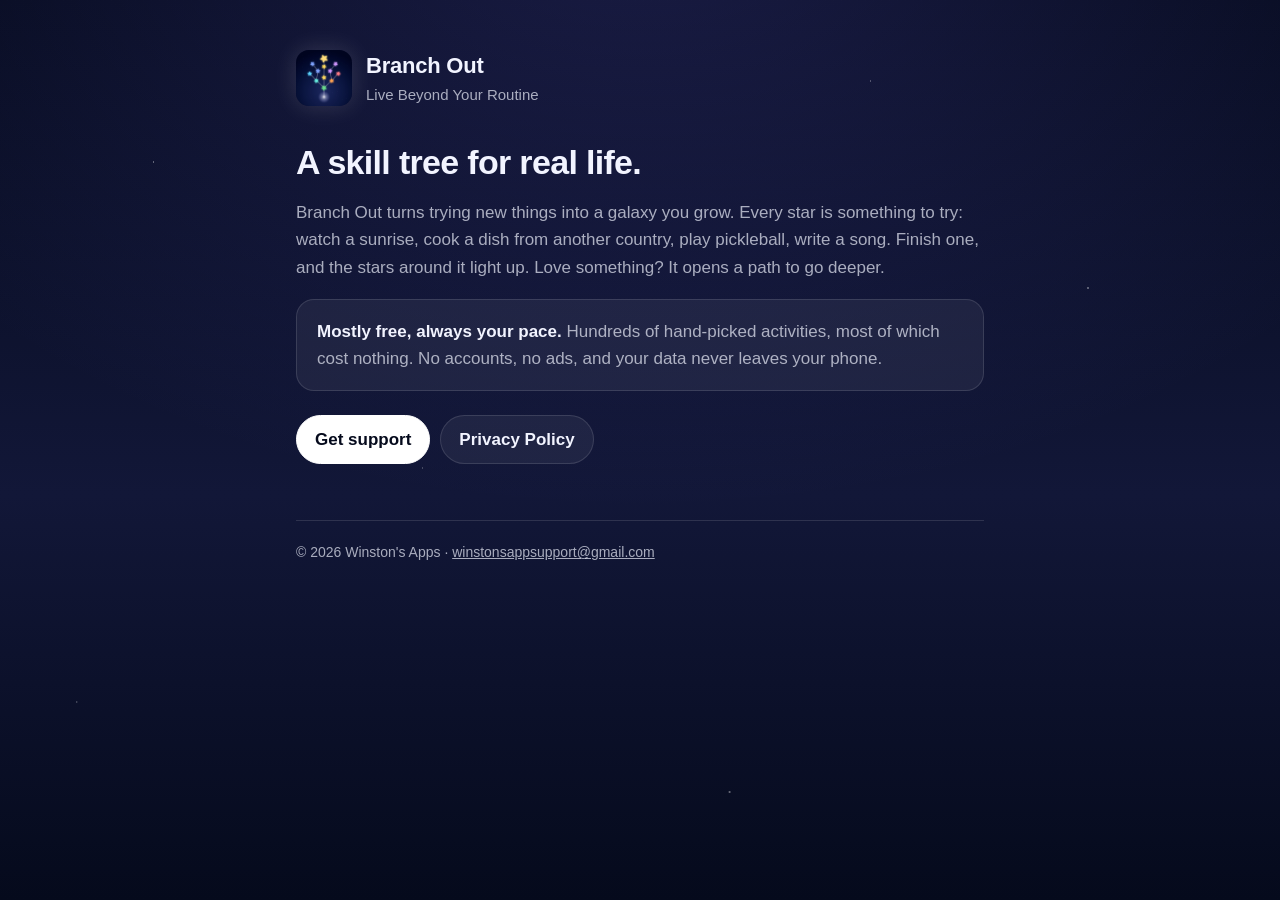
<file: index.html>
<!doctype html>
<html lang="en">
<head>
  <meta charset="utf-8">
  <meta name="viewport" content="width=device-width, initial-scale=1">
  <title>Branch Out</title>
  <meta name="description" content="Branch Out is a skill tree for real life. Try something new, light up a star, and grow your own galaxy of experiences.">
  <link rel="icon" href="logo.png">
  <link rel="stylesheet" href="style.css">
</head>
<body>
<main>
  <header class="brand">
    <img src="logo.png" alt="Branch Out app icon">
    <div>
      <div class="name">Branch Out</div>
      <div class="tag">Live Beyond Your Routine</div>
    </div>
  </header>

  <h1>A skill tree for real life.</h1>
  <p>Branch Out turns trying new things into a galaxy you grow. Every star is something to try: watch a sunrise, cook a dish from another country, play pickleball, write a song. Finish one, and the stars around it light up. Love something? It opens a path to go deeper.</p>

  <div class="card">
    <p><strong>Mostly free, always your pace.</strong> Hundreds of hand-picked activities, most of which cost nothing. No accounts, no ads, and your data never leaves your phone.</p>
  </div>

  <div class="links">
    <a class="primary" href="support/">Get support</a>
    <a href="privacy/">Privacy Policy</a>
  </div>

  <footer>© 2026 Winston's Apps · <a href="mailto:winstonsappsupport@gmail.com">winstonsappsupport@gmail.com</a></footer>
</main>
</body>
</html>
</file>
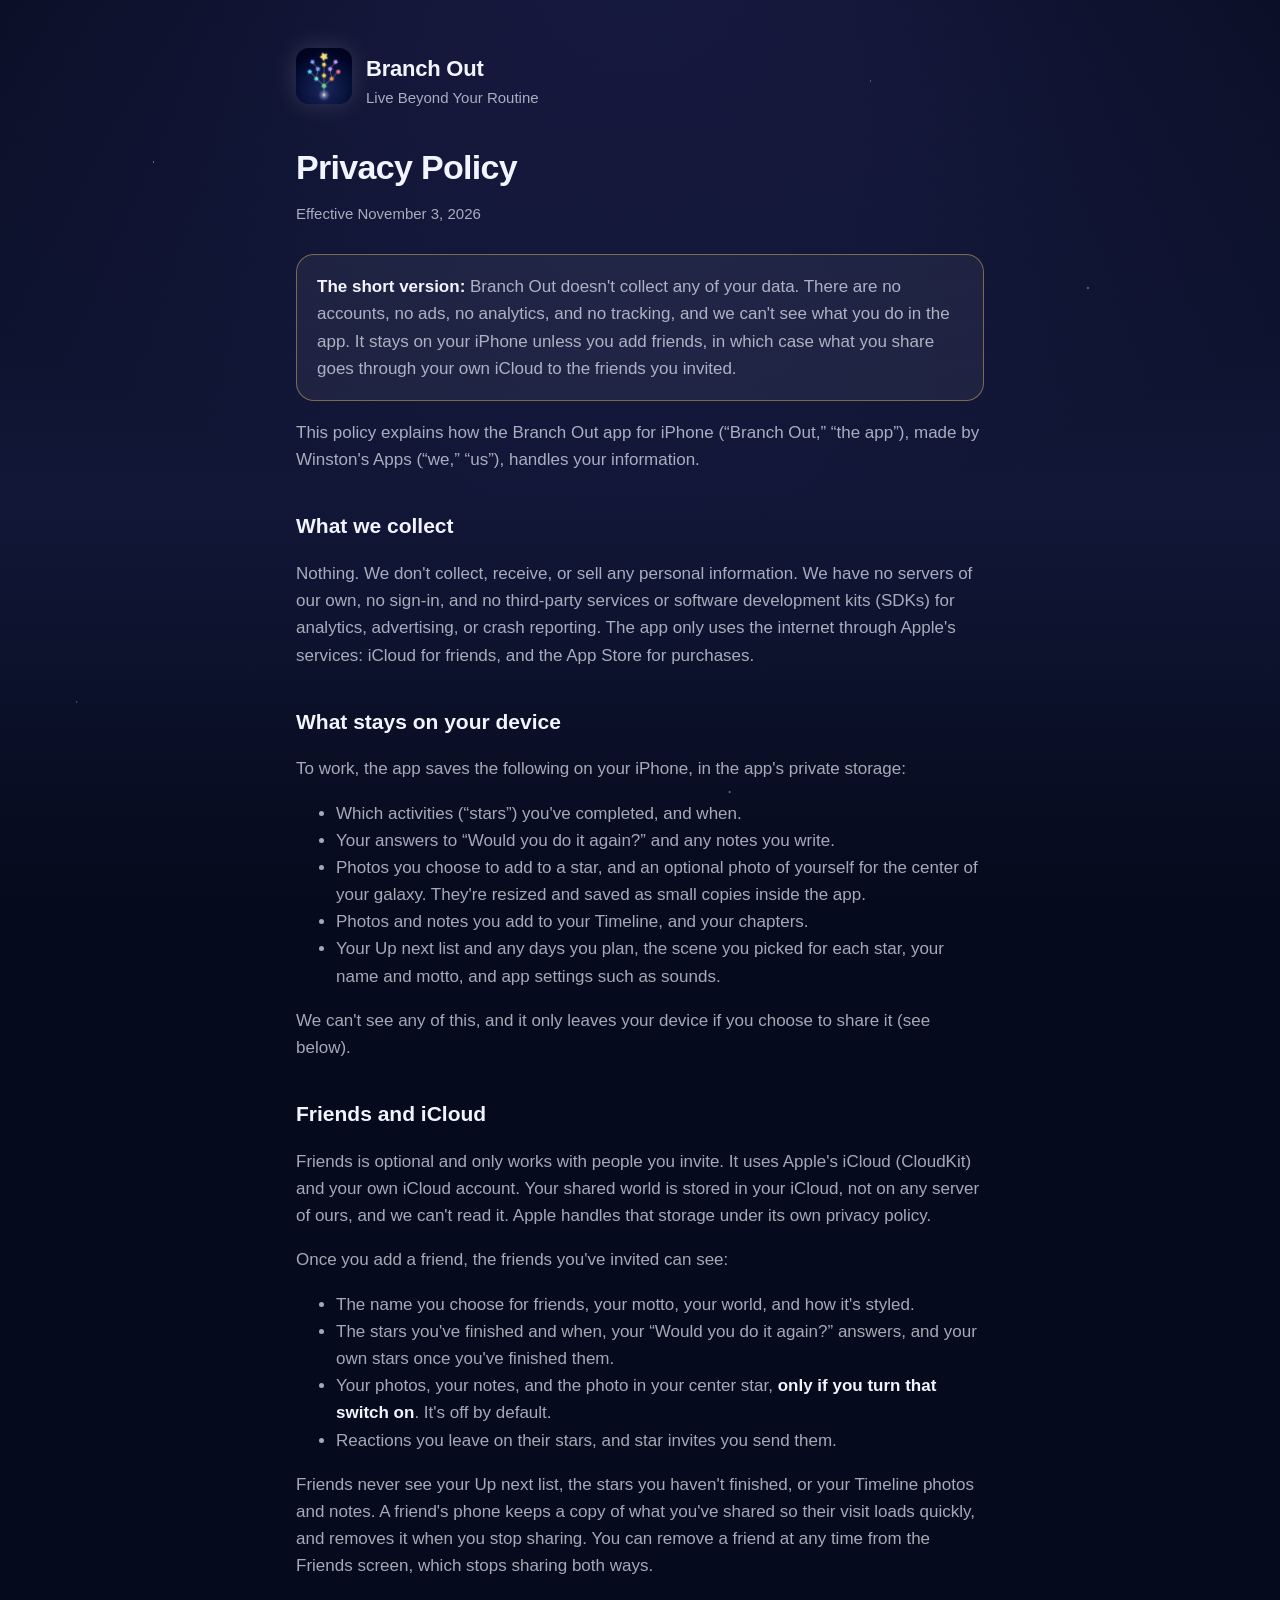
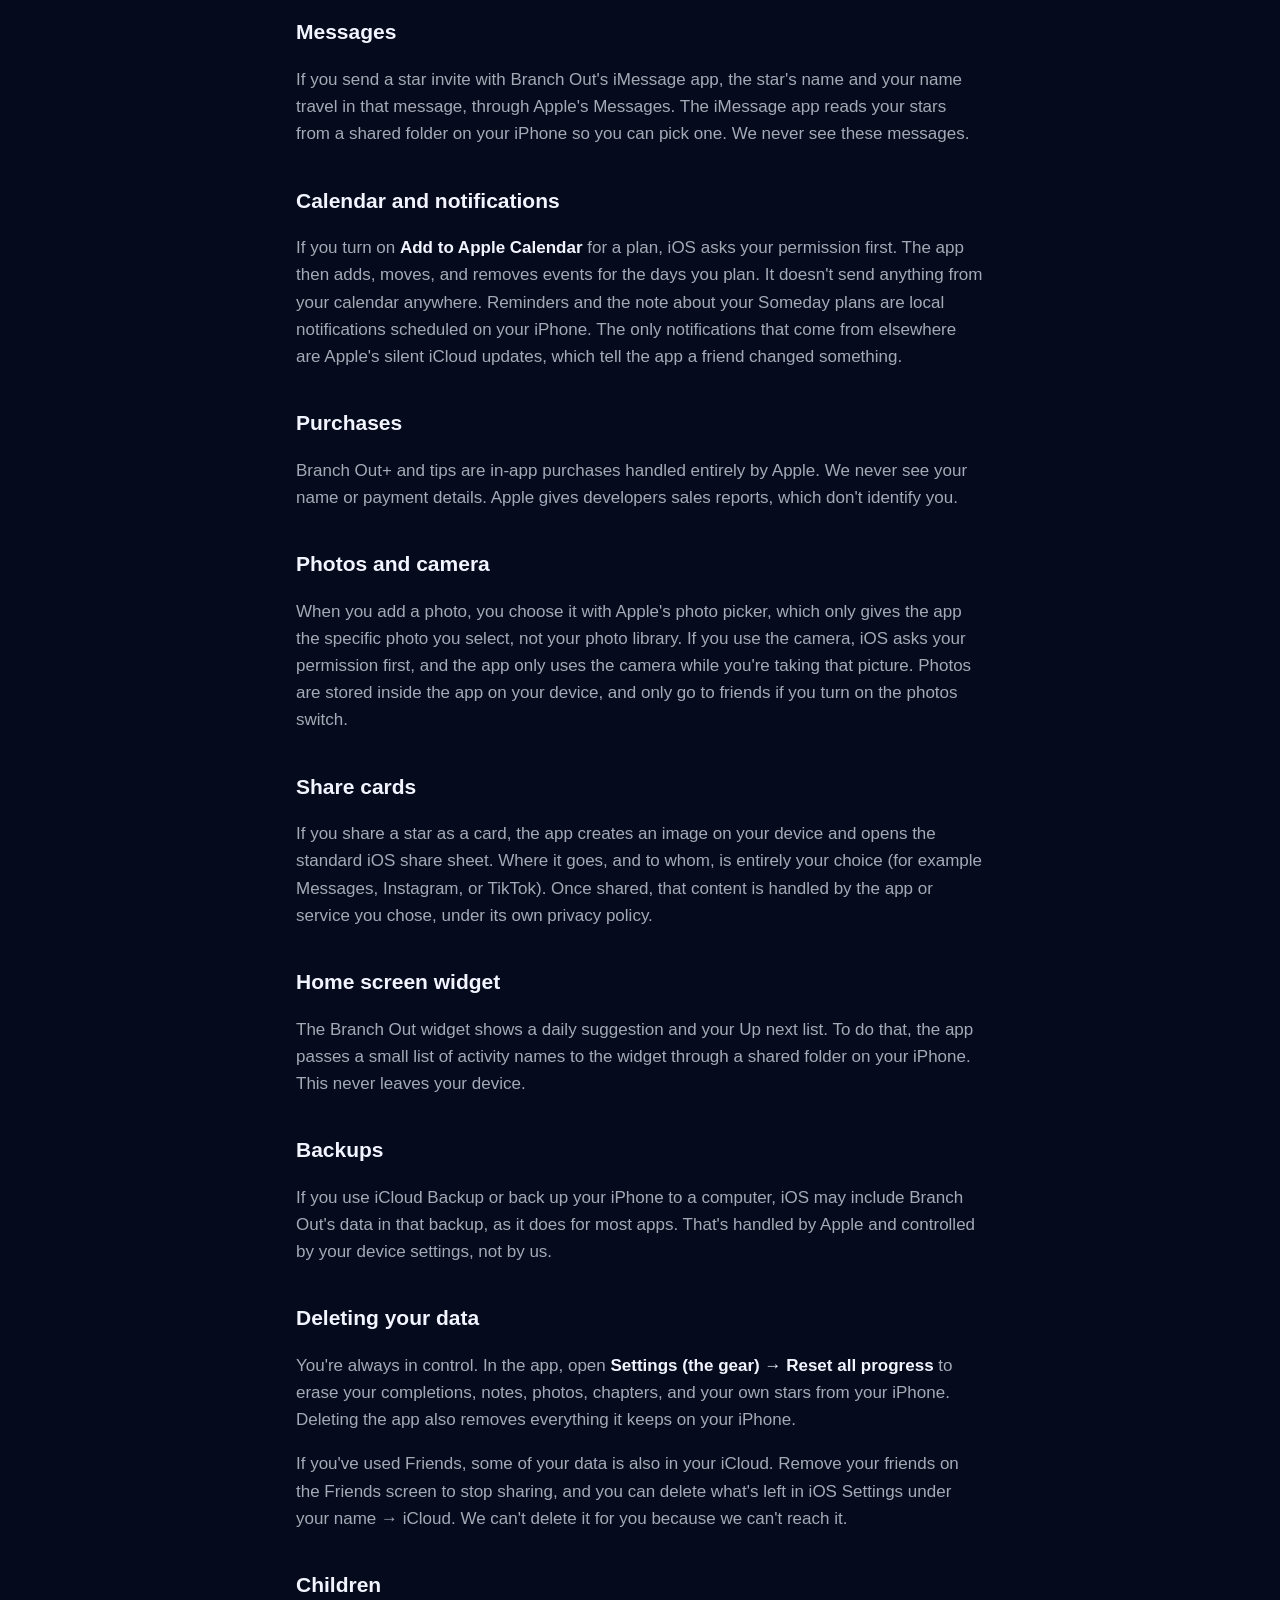
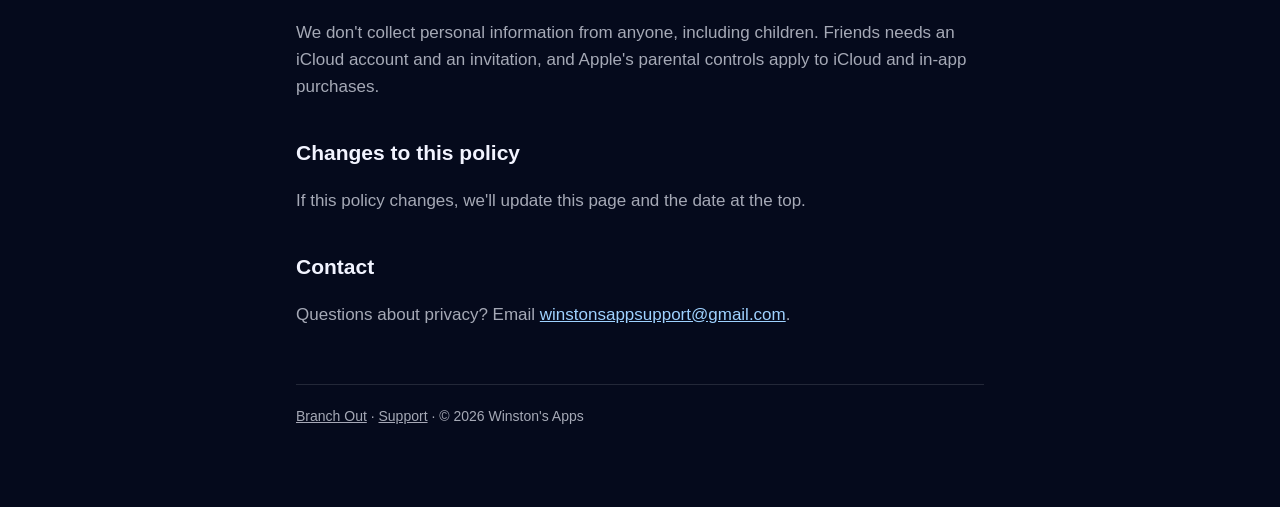
<file: privacy/index.html>
<!doctype html>
<html lang="en">
<head>
  <meta charset="utf-8">
  <meta name="viewport" content="width=device-width, initial-scale=1">
  <title>Privacy Policy · Branch Out</title>
  <meta name="description" content="Branch Out privacy policy: the app doesn't collect or sell your data. It stays on your iPhone unless you share it with friends through your own iCloud.">
  <link rel="icon" href="../logo.png">
  <link rel="stylesheet" href="../style.css">
</head>
<body>
<main>
  <header class="brand">
    <a href="../"><img src="../logo.png" alt="Branch Out app icon"></a>
    <div>
      <a href="../"><div class="name">Branch Out</div></a>
      <div class="tag">Live Beyond Your Routine</div>
    </div>
  </header>

  <h1>Privacy Policy</h1>
  <p class="updated">Effective November 3, 2026</p>

  <div class="card highlight">
    <p><strong>The short version:</strong> Branch Out doesn't collect any of your data. There are no accounts, no ads, no analytics, and no tracking, and we can't see what you do in the app. It stays on your iPhone unless you add friends, in which case what you share goes through your own iCloud to the friends you invited.</p>
  </div>

  <p>This policy explains how the Branch Out app for iPhone (“Branch Out,” “the app”), made by Winston's Apps (“we,” “us”), handles your information.</p>

  <h2>What we collect</h2>
  <p>Nothing. We don't collect, receive, or sell any personal information. We have no servers of our own, no sign-in, and no third-party services or software development kits (SDKs) for analytics, advertising, or crash reporting. The app only uses the internet through Apple's services: iCloud for friends, and the App Store for purchases.</p>

  <h2>What stays on your device</h2>
  <p>To work, the app saves the following on your iPhone, in the app's private storage:</p>
  <ul>
    <li>Which activities (“stars”) you've completed, and when.</li>
    <li>Your answers to “Would you do it again?” and any notes you write.</li>
    <li>Photos you choose to add to a star, and an optional photo of yourself for the center of your galaxy. They're resized and saved as small copies inside the app.</li>
    <li>Photos and notes you add to your Timeline, and your chapters.</li>
    <li>Your Up next list and any days you plan, the scene you picked for each star, your name and motto, and app settings such as sounds.</li>
  </ul>
  <p>We can't see any of this, and it only leaves your device if you choose to share it (see below).</p>

  <h2>Friends and iCloud</h2>
  <p>Friends is optional and only works with people you invite. It uses Apple's iCloud (CloudKit) and your own iCloud account. Your shared world is stored in your iCloud, not on any server of ours, and we can't read it. Apple handles that storage under its own privacy policy.</p>
  <p>Once you add a friend, the friends you've invited can see:</p>
  <ul>
    <li>The name you choose for friends, your motto, your world, and how it's styled.</li>
    <li>The stars you've finished and when, your “Would you do it again?” answers, and your own stars once you've finished them.</li>
    <li>Your photos, your notes, and the photo in your center star, <strong>only if you turn that switch on</strong>. It's off by default.</li>
    <li>Reactions you leave on their stars, and star invites you send them.</li>
  </ul>
  <p>Friends never see your Up next list, the stars you haven't finished, or your Timeline photos and notes. A friend's phone keeps a copy of what you've shared so their visit loads quickly, and removes it when you stop sharing. You can remove a friend at any time from the Friends screen, which stops sharing both ways.</p>

  <h2>Messages</h2>
  <p>If you send a star invite with Branch Out's iMessage app, the star's name and your name travel in that message, through Apple's Messages. The iMessage app reads your stars from a shared folder on your iPhone so you can pick one. We never see these messages.</p>

  <h2>Calendar and notifications</h2>
  <p>If you turn on <strong>Add to Apple Calendar</strong> for a plan, iOS asks your permission first. The app then adds, moves, and removes events for the days you plan. It doesn't send anything from your calendar anywhere. Reminders and the note about your Someday plans are local notifications scheduled on your iPhone. The only notifications that come from elsewhere are Apple's silent iCloud updates, which tell the app a friend changed something.</p>

  <h2>Purchases</h2>
  <p>Branch Out+ and tips are in-app purchases handled entirely by Apple. We never see your name or payment details. Apple gives developers sales reports, which don't identify you.</p>

  <h2>Photos and camera</h2>
  <p>When you add a photo, you choose it with Apple's photo picker, which only gives the app the specific photo you select, not your photo library. If you use the camera, iOS asks your permission first, and the app only uses the camera while you're taking that picture. Photos are stored inside the app on your device, and only go to friends if you turn on the photos switch.</p>

  <h2>Share cards</h2>
  <p>If you share a star as a card, the app creates an image on your device and opens the standard iOS share sheet. Where it goes, and to whom, is entirely your choice (for example Messages, Instagram, or TikTok). Once shared, that content is handled by the app or service you chose, under its own privacy policy.</p>

  <h2>Home screen widget</h2>
  <p>The Branch Out widget shows a daily suggestion and your Up next list. To do that, the app passes a small list of activity names to the widget through a shared folder on your iPhone. This never leaves your device.</p>

  <h2>Backups</h2>
  <p>If you use iCloud Backup or back up your iPhone to a computer, iOS may include Branch Out's data in that backup, as it does for most apps. That's handled by Apple and controlled by your device settings, not by us.</p>

  <h2>Deleting your data</h2>
  <p>You're always in control. In the app, open <strong>Settings (the gear) → Reset all progress</strong> to erase your completions, notes, photos, chapters, and your own stars from your iPhone. Deleting the app also removes everything it keeps on your iPhone.</p>
  <p>If you've used Friends, some of your data is also in your iCloud. Remove your friends on the Friends screen to stop sharing, and you can delete what's left in iOS Settings under your name → iCloud. We can't delete it for you because we can't reach it.</p>

  <h2>Children</h2>
  <p>We don't collect personal information from anyone, including children. Friends needs an iCloud account and an invitation, and Apple's parental controls apply to iCloud and in-app purchases.</p>

  <h2>Changes to this policy</h2>
  <p>If this policy changes, we'll update this page and the date at the top.</p>

  <h2>Contact</h2>
  <p>Questions about privacy? Email <a href="mailto:winstonsappsupport@gmail.com">winstonsappsupport@gmail.com</a>.</p>

  <footer>
    <a href="../">Branch Out</a> · <a href="../support/">Support</a> · © 2026 Winston's Apps
  </footer>
</main>
</body>
</html>
</file>
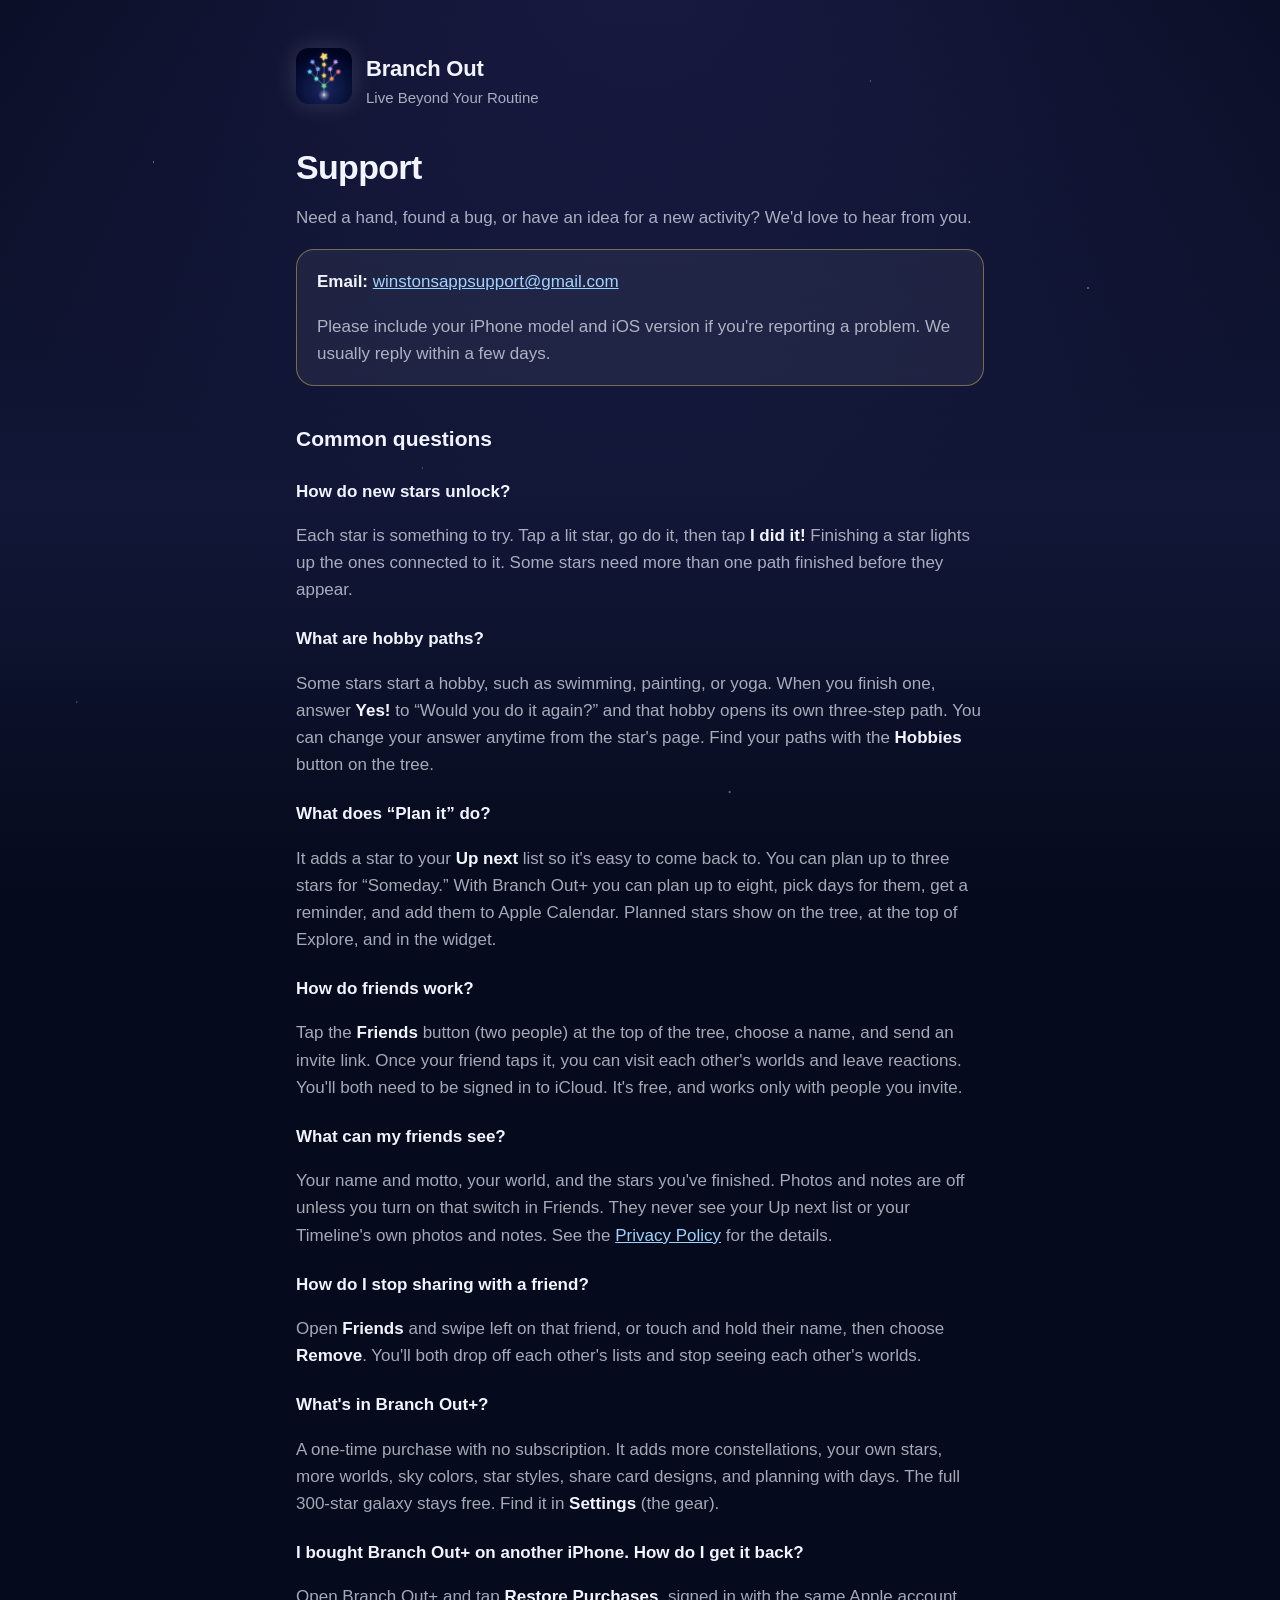
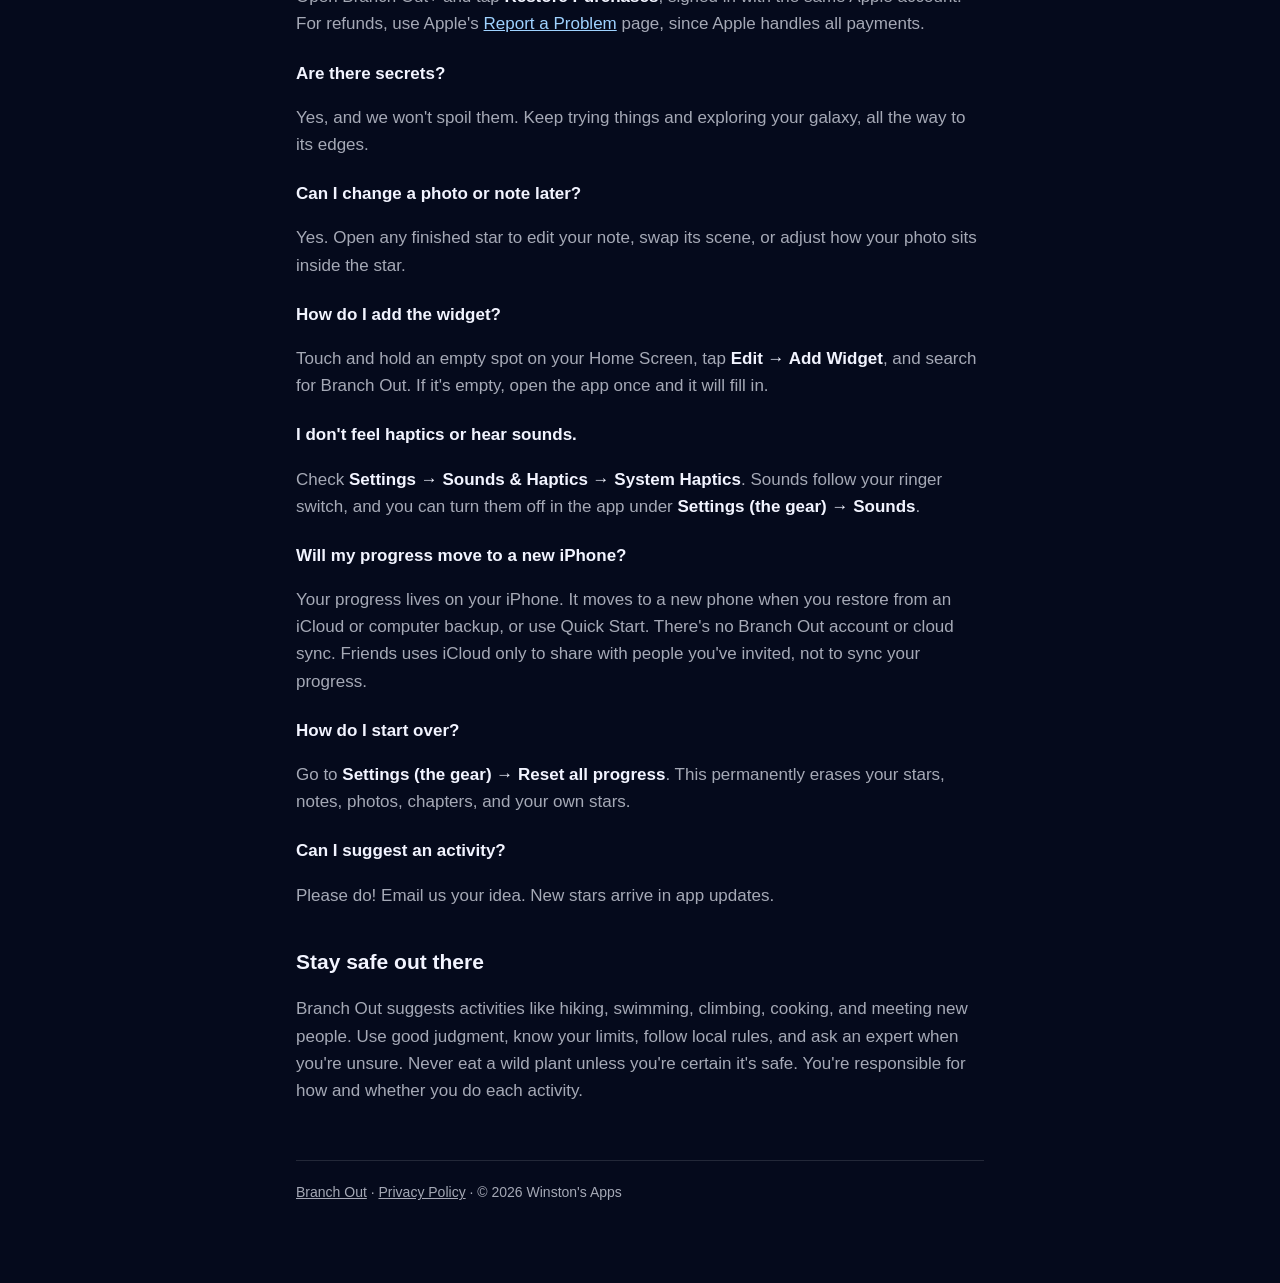
<file: support/index.html>
<!doctype html>
<html lang="en">
<head>
  <meta charset="utf-8">
  <meta name="viewport" content="width=device-width, initial-scale=1">
  <title>Support · Branch Out</title>
  <meta name="description" content="Help and answers for Branch Out, the iPhone app that turns trying new things into a galaxy you grow.">
  <link rel="icon" href="../logo.png">
  <link rel="stylesheet" href="../style.css">
</head>
<body>
<main>
  <header class="brand">
    <a href="../"><img src="../logo.png" alt="Branch Out app icon"></a>
    <div>
      <a href="../"><div class="name">Branch Out</div></a>
      <div class="tag">Live Beyond Your Routine</div>
    </div>
  </header>

  <h1>Support</h1>
  <p>Need a hand, found a bug, or have an idea for a new activity? We'd love to hear from you.</p>

  <div class="card highlight">
    <p><strong>Email:</strong> <a href="mailto:winstonsappsupport@gmail.com?subject=Branch%20Out%20support">winstonsappsupport@gmail.com</a></p>
    <p>Please include your iPhone model and iOS version if you're reporting a problem. We usually reply within a few days.</p>
  </div>

  <h2>Common questions</h2>

  <h3>How do new stars unlock?</h3>
  <p>Each star is something to try. Tap a lit star, go do it, then tap <strong>I did it!</strong> Finishing a star lights up the ones connected to it. Some stars need more than one path finished before they appear.</p>

  <h3>What are hobby paths?</h3>
  <p>Some stars start a hobby, such as swimming, painting, or yoga. When you finish one, answer <strong>Yes!</strong> to “Would you do it again?” and that hobby opens its own three-step path. You can change your answer anytime from the star's page. Find your paths with the <strong>Hobbies</strong> button on the tree.</p>

  <h3>What does “Plan it” do?</h3>
  <p>It adds a star to your <strong>Up next</strong> list so it's easy to come back to. You can plan up to three stars for “Someday.” With Branch Out+ you can plan up to eight, pick days for them, get a reminder, and add them to Apple Calendar. Planned stars show on the tree, at the top of Explore, and in the widget.</p>

  <h3>How do friends work?</h3>
  <p>Tap the <strong>Friends</strong> button (two people) at the top of the tree, choose a name, and send an invite link. Once your friend taps it, you can visit each other's worlds and leave reactions. You'll both need to be signed in to iCloud. It's free, and works only with people you invite.</p>

  <h3>What can my friends see?</h3>
  <p>Your name and motto, your world, and the stars you've finished. Photos and notes are off unless you turn on that switch in Friends. They never see your Up next list or your Timeline's own photos and notes. See the <a href="../privacy/">Privacy Policy</a> for the details.</p>

  <h3>How do I stop sharing with a friend?</h3>
  <p>Open <strong>Friends</strong> and swipe left on that friend, or touch and hold their name, then choose <strong>Remove</strong>. You'll both drop off each other's lists and stop seeing each other's worlds.</p>

  <h3>What's in Branch Out+?</h3>
  <p>A one-time purchase with no subscription. It adds more constellations, your own stars, more worlds, sky colors, star styles, share card designs, and planning with days. The full 300-star galaxy stays free. Find it in <strong>Settings</strong> (the gear).</p>

  <h3>I bought Branch Out+ on another iPhone. How do I get it back?</h3>
  <p>Open Branch Out+ and tap <strong>Restore Purchases</strong>, signed in with the same Apple account. For refunds, use Apple's <a href="https://reportaproblem.apple.com">Report a Problem</a> page, since Apple handles all payments.</p>

  <h3>Are there secrets?</h3>
  <p>Yes, and we won't spoil them. Keep trying things and exploring your galaxy, all the way to its edges.</p>

  <h3>Can I change a photo or note later?</h3>
  <p>Yes. Open any finished star to edit your note, swap its scene, or adjust how your photo sits inside the star.</p>

  <h3>How do I add the widget?</h3>
  <p>Touch and hold an empty spot on your Home Screen, tap <strong>Edit → Add Widget</strong>, and search for Branch Out. If it's empty, open the app once and it will fill in.</p>

  <h3>I don't feel haptics or hear sounds.</h3>
  <p>Check <strong>Settings → Sounds &amp; Haptics → System Haptics</strong>. Sounds follow your ringer switch, and you can turn them off in the app under <strong>Settings (the gear) → Sounds</strong>.</p>

  <h3>Will my progress move to a new iPhone?</h3>
  <p>Your progress lives on your iPhone. It moves to a new phone when you restore from an iCloud or computer backup, or use Quick Start. There's no Branch Out account or cloud sync. Friends uses iCloud only to share with people you've invited, not to sync your progress.</p>

  <h3>How do I start over?</h3>
  <p>Go to <strong>Settings (the gear) → Reset all progress</strong>. This permanently erases your stars, notes, photos, chapters, and your own stars.</p>

  <h3>Can I suggest an activity?</h3>
  <p>Please do! Email us your idea. New stars arrive in app updates.</p>

  <h2>Stay safe out there</h2>
  <p>Branch Out suggests activities like hiking, swimming, climbing, cooking, and meeting new people. Use good judgment, know your limits, follow local rules, and ask an expert when you're unsure. Never eat a wild plant unless you're certain it's safe. You're responsible for how and whether you do each activity.</p>

  <footer>
    <a href="../">Branch Out</a> · <a href="../privacy/">Privacy Policy</a> · © 2026 Winston's Apps
  </footer>
</main>
</body>
</html>
</file>
<file: style.css>
:root {
  --deep: #050a1c;
  --mid: #121738;
  --text: #f2f4ff;
  --muted: rgba(242, 244, 255, 0.68);
  --card: rgba(255, 255, 255, 0.06);
  --stroke: rgba(255, 255, 255, 0.12);
  --gold: #ffd666;
  --link: #9fd2ff;
}

* { box-sizing: border-box; }

html { background: var(--deep); }

body {
  margin: 0;
  min-height: 100vh;
  color: var(--text);
  font: 17px/1.6 -apple-system, BlinkMacSystemFont, "SF Pro Text", "Segoe UI", Roboto, Helvetica, Arial, sans-serif;
  background:
    radial-gradient(1px 1px at 12% 18%, rgba(255,255,255,.7), transparent),
    radial-gradient(1px 1px at 68% 9%, rgba(255,255,255,.55), transparent),
    radial-gradient(1.5px 1.5px at 85% 32%, rgba(255,255,255,.6), transparent),
    radial-gradient(1px 1px at 33% 52%, rgba(255,255,255,.45), transparent),
    radial-gradient(1px 1px at 6% 78%, rgba(255,255,255,.5), transparent),
    radial-gradient(1.5px 1.5px at 57% 88%, rgba(255,255,255,.55), transparent),
    radial-gradient(900px 600px at 50% -10%, rgba(120, 110, 255, 0.18), transparent),
    linear-gradient(var(--deep), var(--mid) 55%, var(--deep));
  background-attachment: fixed;
}

main {
  max-width: 720px;
  margin: 0 auto;
  padding: 48px 16px 80px;
}

header.brand {
  display: flex;
  align-items: center;
  gap: 14px;
  margin-bottom: 36px;
}

header.brand img {
  width: 56px;
  height: 56px;
  border-radius: 13px;
  box-shadow: 0 0 24px rgba(255, 255, 255, 0.15);
}

header.brand a { color: var(--text); text-decoration: none; }
header.brand .name { font-weight: 800; font-size: 22px; letter-spacing: -0.01em; }
header.brand .tag { color: var(--muted); font-size: 15px; }

h1 { font-size: 34px; line-height: 1.15; margin: 0 0 8px; letter-spacing: -0.02em; }
h2 { font-size: 21px; margin: 36px 0 8px; }
h3 { font-size: 17px; margin: 22px 0 4px; }
p, li { color: var(--muted); }
strong { color: var(--text); }
a { color: var(--link); }

.updated { color: var(--muted); font-size: 15px; margin-bottom: 28px; }

.card {
  background: var(--card);
  border: 1px solid var(--stroke);
  border-radius: 18px;
  padding: 18px 20px;
  margin: 18px 0;
}

.card.highlight { border-color: rgba(255, 214, 102, 0.4); }
.card p:first-child { margin-top: 0; }
.card p:last-child { margin-bottom: 0; }

.links { display: flex; flex-wrap: wrap; gap: 10px; margin-top: 24px; }
.links a {
  display: inline-block;
  padding: 10px 18px;
  border-radius: 999px;
  background: var(--card);
  border: 1px solid var(--stroke);
  color: var(--text);
  text-decoration: none;
  font-weight: 600;
}
.links a.primary { background: #fff; color: var(--deep); border-color: #fff; }

footer {
  margin-top: 56px;
  padding-top: 20px;
  border-top: 1px solid var(--stroke);
  color: var(--muted);
  font-size: 14px;
}
footer a { color: var(--muted); }
</file>
